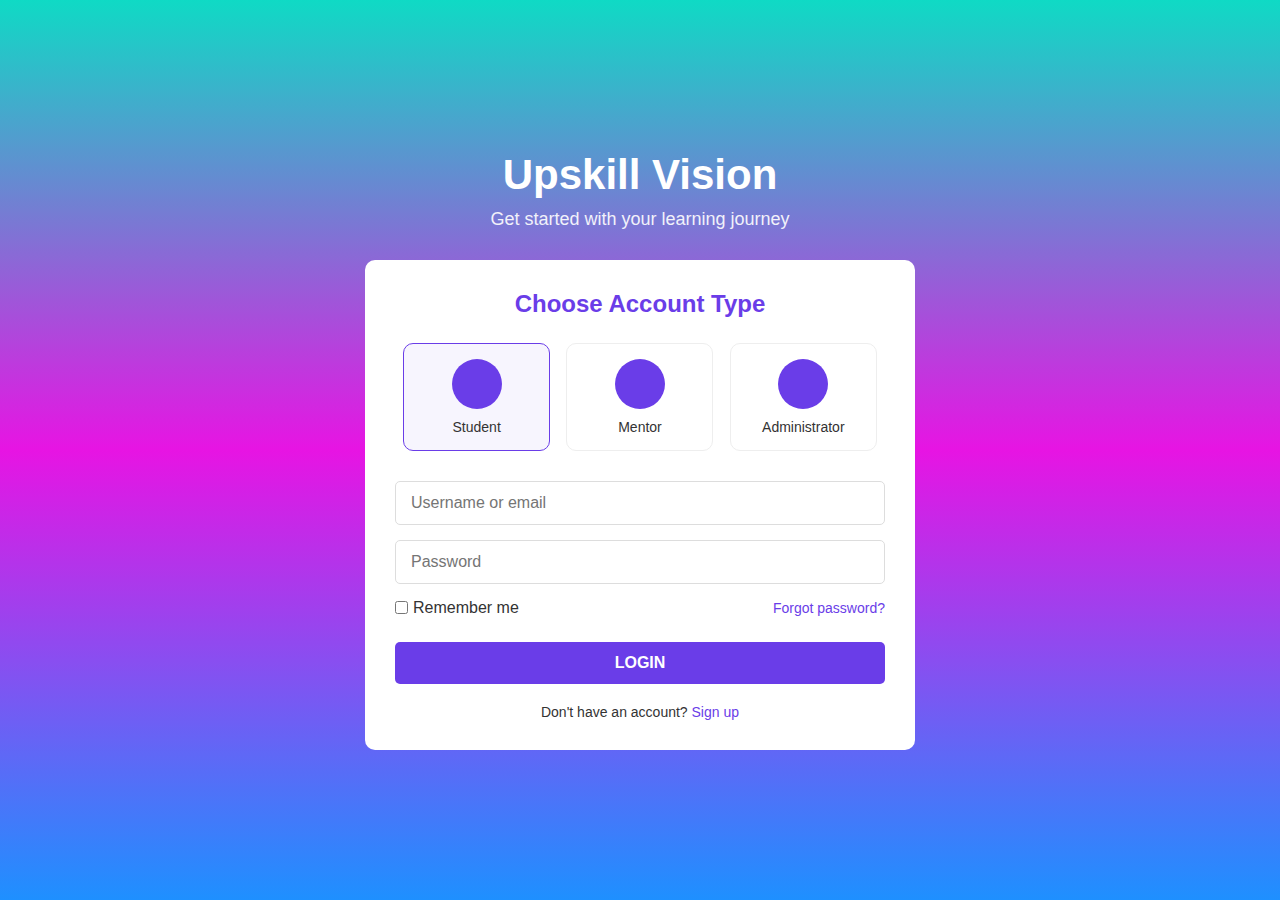
<file: index.html>
<!DOCTYPE html>
<html lang="en">
<head>
  <meta charset="UTF-8">
  <meta name="viewport" content="width=device-width, initial-scale=1.0">
  <title>Upskill Vision - Login</title>
  <link rel="stylesheet" href="styles.css">
</head>
<body>
  <div class="container">
    <div class="auth-card">
      <div class="header">
        <h1 class="Upskill">Upskill Vision</h1>
        <p>Get started with your learning journey</p>
      </div>
      
      <div class="card-content">
        <h2>Choose Account Type</h2>
        
        <div class="account-types">
          <div class="account-type selected" data-type="student">
            <div class="circle-icon"></div>
            <span>Student</span>
          </div>
          <div class="account-type" data-type="mentor">
            <div class="circle-icon"></div>
            <span>Mentor</span>
          </div>
          <div class="account-type" data-type="administrator">
            <div class="circle-icon"></div>
            <span>Administrator</span>
          </div>
        </div>
        
        <form id="login-form">
          <div class="form-group">
            <input type="text" id="username" placeholder="Username or email" required>
          </div>
          <div class="form-group">
            <input type="password" id="password" placeholder="Password" required>
          </div>
          <div class="form-options">
            <div class="remember-me">
              <input type="checkbox" id="remember">
              <label for="remember">Remember me</label>
            </div>
            <a href="forgot-password.html" class="forgot-password">Forgot password?</a>
          </div>
          <button type="submit" class="btn-primary">LOGIN</button>
        </form>
        
        <p class="redirect-link">Don't have an account? <a href="signup.html">Sign up</a></p>
      </div>
    </div>
  </div>

  <script src="script.js"></script>
</body>
</html>
</file>
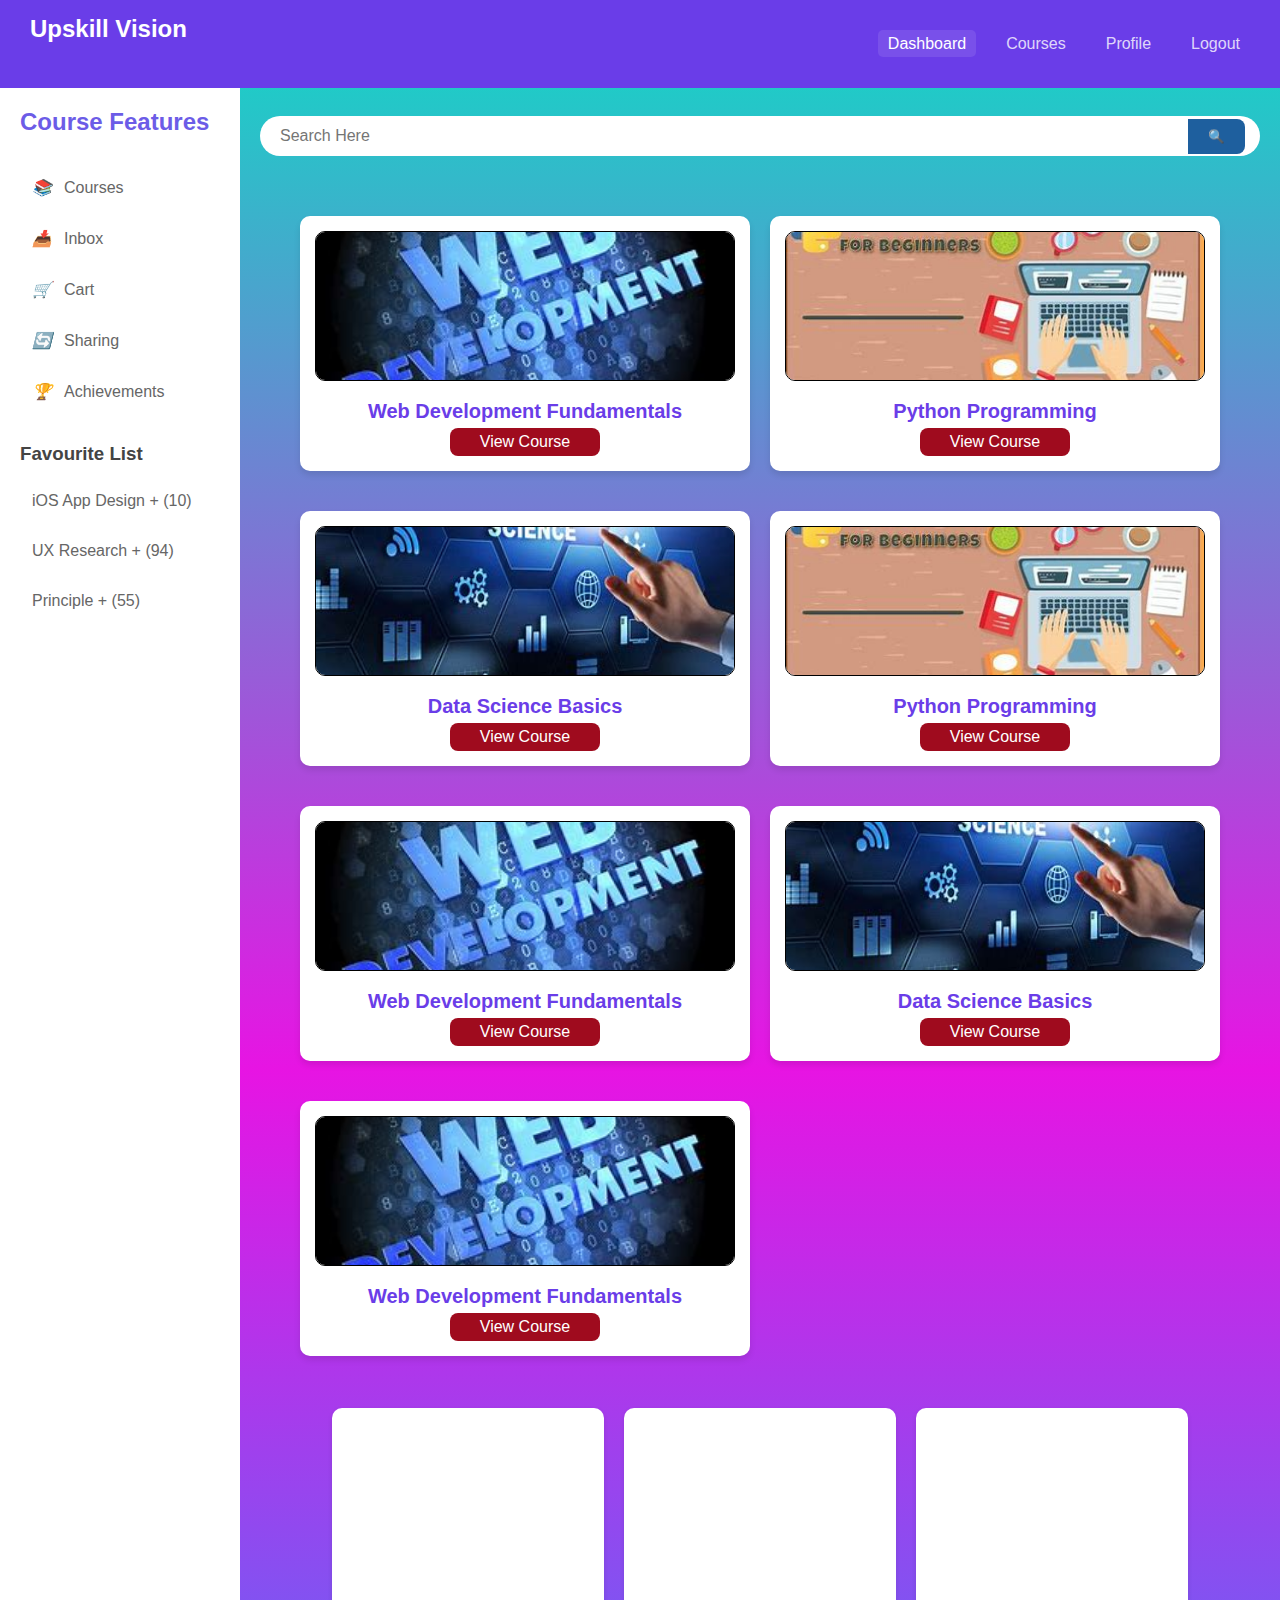
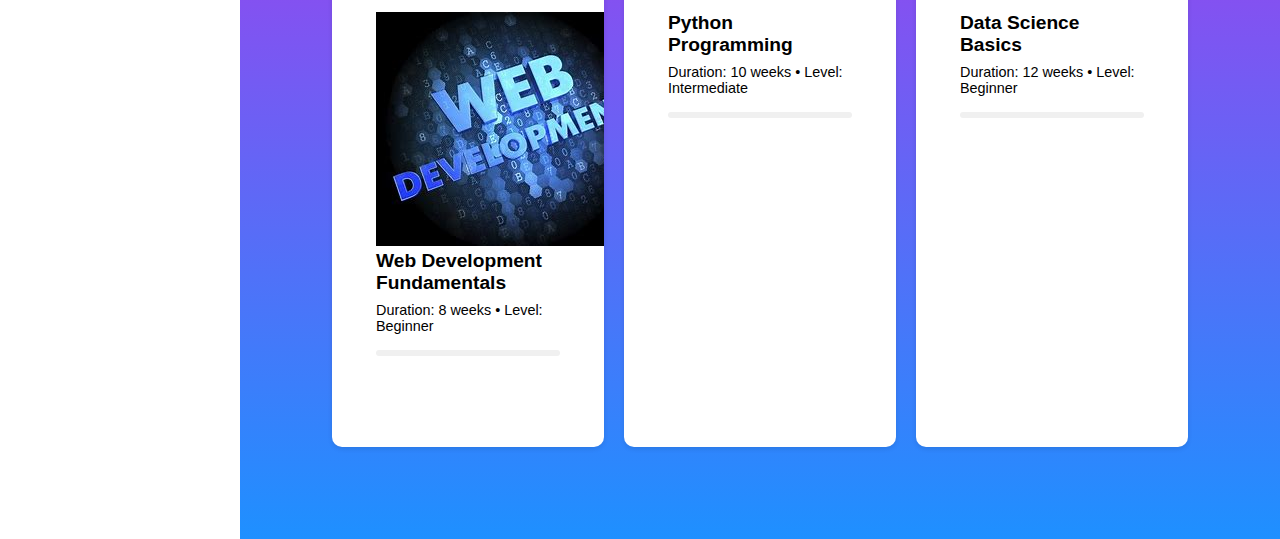
<file: courses.html>
<!DOCTYPE html>
<html lang="en">
<head>
  <meta charset="UTF-8">
  <meta name="viewport" content="width=device-width, initial-scale=1.0">
  <title>Upskill Vision - Dashboard</title>
  <link rel="stylesheet" href="styles.css">
</head>
<body class="dashboard-body">
  <header class="dashboard-header">
    <div class="logo">
      <h1 class="Upskill">Upskill Vision</h1>
    </div>
    <nav>
      <ul>
        <li><a href="dashboard.html" class="active">Dashboard</a></li>
        <li><a href="courses.html">Courses</a></li>
        <li><a href="#">Profile</a></li>
        <li><a href="index.html" id="logout-btn">Logout</a></li>
      </ul>
    </nav>
  </header>

  <div class="container1">
    <!-- Sidebar -->
    <div class="sidebar">
        <div class="logo">Course Features</div>
        <nav>
            <a href="courses.html" class="menu-item">
                <i>📚</i> Courses
            </a>
            <a href="#" class="menu-item">
                <i>📥</i> Inbox
            </a>
            <a href="#" class="menu-item">
                <i>🛒</i> Cart
            </a>
            <a href="#" class="menu-item">
                <i>🔄</i> Sharing
            </a>
            <a href="#" class="menu-item">
                <i>🏆</i> Achievements
            </a>
        </nav>
        
        <div class="favourite-list">
            <h3>Favourite List</h3>
            <div class="menu-item">iOS App Design + (10)</div>
            <div class="menu-item">UX Research + (94)</div>
            <div class="menu-item">Principle + (55)</div>
        </div>
    </div>

    <!-- Main Content -->
    <div class="main-content">
        <div class="search-bar">
            <input type="text" placeholder="Search Here">
            <button>🔍</button>
        </div>


  <main class="dashboard-content">
    <main>
      

      <div class="grid">
        <div class="card">
            <img src="webdevelopmentimage1.jpeg" alt="Latest Jobs">
            <h2>Web Development Fundamentals</h2>
            <a href="" class="apply-button">View Course</a>
        </div>
        <div class="card">
          <img src="python.jpeg" alt="Latest Jobs">
          <h2>Python Programming</h2>
          <a href="" class="apply-button">View Course</a>
        </div>
        <div class="card">
          <img src="datascience.jpeg" alt="Latest Jobs">
          <h2>Data Science Basics</h2>
          <a href="" class="apply-button">View Course</a>
        </div>
        <div class="card">
          <img src="python.jpeg" alt="Latest Jobs">
          <h2>Python Programming</h2>
          <a href="" class="apply-button">View Course</a>
       </div>
        <div class="card">
            <img src="webdevelopmentimage1.jpeg" alt="Latest Jobs">
            <h2>Web Development Fundamentals</h2>
            <a href="" class="apply-button">View Course</a>
        </div>
        <div class="card">
          <img src="datascience.jpeg" alt="Latest Jobs">
          <h2>Data Science Basics</h2>
          <a href="" class="apply-button">View Course</a>
        </div>
        <div class="card">
          <img src="webdevelopmentimage1.jpeg" alt="Latest Jobs">
          <h2>Web Development Fundamentals</h2>
          <a href="" class="apply-button">View Course</a>
        </div>
    </div>


    <div class="courses-grid">
      <!-- Course Card 1 -->
      <div class="course-card">
          <div class="course-image">Web Development Fundamentals</div>
          <div class="course-content">
            <img src="webdevelopmentimage1.jpeg" alt="Course thumbnail">
              <h3 class="course-title">Web Development Fundamentals</h3>
              <p class="course-info">Duration: 8 weeks • Level: Beginner</p>
              <div class="progress-bar">
                  <div class="progress-fill" style="width: 75%"></div>
              </div>
              <button class="enroll-btn">Continue Learning</button>
          </div>
      </div>

      <!-- Course Card 2 -->
      <div class="course-card">
          <div class="course-image">Python Programming</div>
          <div class="course-content">
              <h3 class="course-title">Python Programming</h3>
              <p class="course-info">Duration: 10 weeks • Level: Intermediate</p>
              <div class="progress-bar">
                  <div class="progress-fill" style="width: 45%"></div>
              </div>
              <button class="enroll-btn">Continue Learning</button>
          </div>
      </div>

      <!-- Course Card 3 -->
      <div class="course-card">
          <div class="course-image">Data Science Basics</div>
          <div class="course-content">
              <h3 class="course-title">Data Science Basics</h3>
              <p class="course-info">Duration: 12 weeks • Level: Beginner</p>
              <div class="progress-bar">
                  <div class="progress-fill" style="width: 30%"></div>
              </div>
              <button class="enroll-btn">Continue Learning</button>
          </div>
      </div>
  </div>

  </main>

  <script src="script.js"></script>
  </main>

  <script src="script.js"></script>
</body>
</html>
</file>
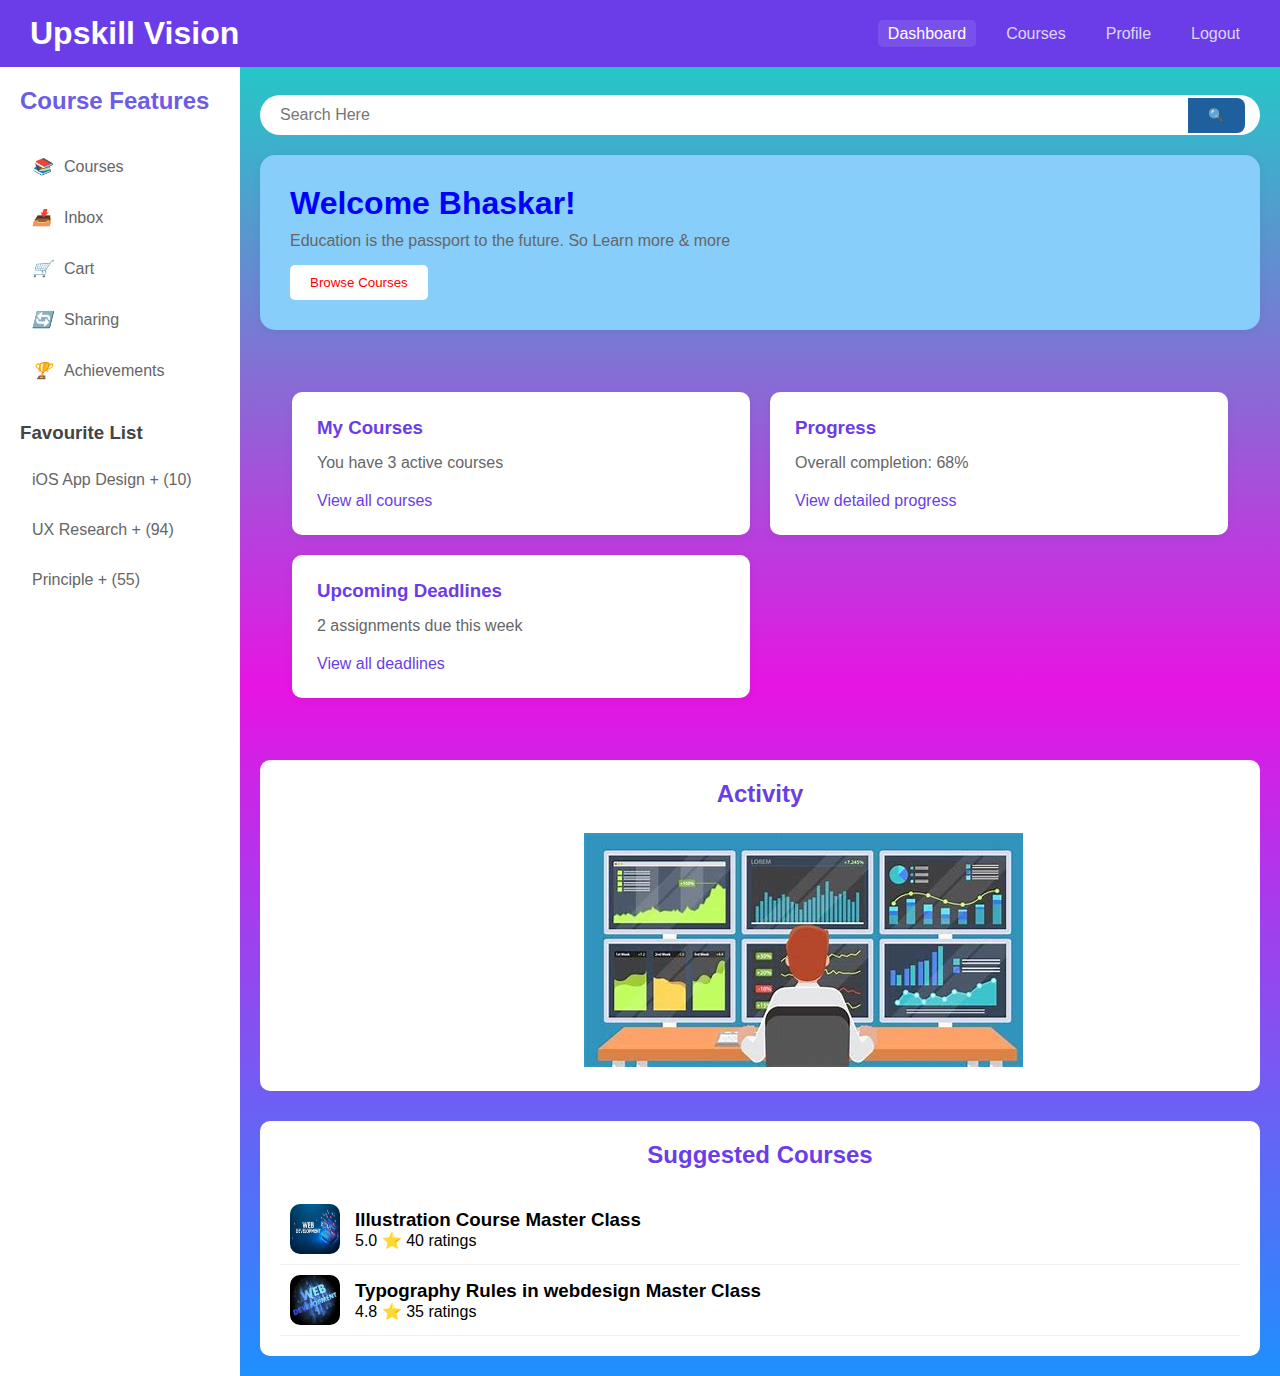
<file: dashboard.html>
<!DOCTYPE html>
<html lang="en">
<head>
  <meta charset="UTF-8">
  <meta name="viewport" content="width=device-width, initial-scale=1.0">
  <title>Upskill Vision - Dashboard</title>
  <link rel="stylesheet" href="styles.css">
</head>
<body class="dashboard-body">
  <header class="dashboard-header">
    <div class="logo1">
      <h1 class="Upskill">Upskill Vision</h1>
    </div>
    <nav>
      <ul>
        <li><a href="dashboard.html" class="active">Dashboard</a></li>
        <li><a href="courses.html">Courses</a></li>
        <li><a href="#">Profile</a></li>
        <li><a href="index.html" id="logout-btn">Logout</a></li>
      </ul>
    </nav>
  </header>

  

    <div class="container1">
      <!-- Sidebar -->
      <div class="sidebar">
          <div class="logo">Course Features</div>
          <nav>
              <a href="courses.html" class="menu-item">
                  <i>📚</i> Courses
              </a>
              <a href="#" class="menu-item">
                  <i>📥</i> Inbox
              </a>
              <a href="#" class="menu-item">
                  <i>🛒</i> Cart
              </a>
              <a href="#" class="menu-item">
                  <i>🔄</i> Sharing
              </a>
              <a href="#" class="menu-item">
                  <i>🏆</i> Achievements
              </a>
          </nav>
          
          <div class="favourite-list">
              <h3>Favourite List</h3>
              <div class="menu-item">iOS App Design + (10)</div>
              <div class="menu-item">UX Research + (94)</div>
              <div class="menu-item">Principle + (55)</div>
          </div>
      </div>

      <!-- Main Content -->
      <div class="main-content">
          <div class="search-bar">
              <input type="text" placeholder="Search Here">
              <button>🔍</button>
          </div>

          <div class="welcome-banner">
              <h1 class="head1">Welcome Bhaskar!</h1>
              <p>Education is the passport to the future. So Learn more & more</p>
              <button class="browse-btn"><a href="courses.html" class="browse-btn-color">Browse Courses</a></button>
          </div>

          <div class="courses-section">
            <!--<div class="courses-header">
                  <h2>Running Courses</h2>
                  <button>Filters</button>
                </div>
            -->

              <div class="courses-grid">
                  <!-- Course Cards -->

                  <div class="dashboard-cards">
                    <div class="dashboard-card">
                      <h3>My Courses</h3>
                      <p>You have 3 active courses</p>
                      <a href="#" class="card-link">View all courses</a>
                    </div>
                    <div class="dashboard-card">
                      <h3>Progress</h3>
                      <p>Overall completion: 68%</p>
                      <a href="#" class="card-link">View detailed progress</a>
                    </div>
                    <div class="dashboard-card">
                      <h3>Upcoming Deadlines</h3>
                      <p>2 assignments due this week</p>
                      <a href="#" class="card-link">View all deadlines</a>
                    </div>
                  </div>


               <!--<div class="course-card">
                      <span class="course-category category-ux">UX Design</span>
                      <h3>UX & Web Design Master Course A-Z</h3>
                      <p>Author: Sheikh AJ</p>
                      <div class="progress-bar">
                          <div class="progress-fill" style="width: 48%; background-color: #f0932b;"></div>
                      </div>
                  </div>

                  <div class="course-card">
                      <span class="course-category category-animation">Animation</span>
                      <h3>Adobe After Effects Masterclass</h3>
                      <p>Author: Sujia Sen</p>
                      <div class="progress-bar">
                          <div class="progress-fill" style="width: 75%; background-color: #6c5ce7;"></div>
                      </div>
                  </div>

                  <div class="course-card">
                      <span class="course-category category-illustration">Illustration</span>
                      <h3>How to shape your concept</h3>
                      <p>Author: Wahab</p>
                      <div class="progress-bar">
                          <div class="progress-fill" style="width: 81%; background-color: #00cec9;"></div>
                      </div>
                  </div>
                -->
              </div>
          </div>

          <div class="activity-section">
              <h2>Activity</h2>
              <canvas id="activityChart"></canvas>
              <img src="activity.jpeg" alt="Course thumbnail">
          </div>

          <div class="suggested-courses">
              <h2>Suggested Courses</h2>
              <div class="suggested-course-item">
                  <img src="webdevelopmentimage.jpeg" alt="Course thumbnail">
                  <div>
                      <h3>Illustration Course Master Class</h3>
                      <p>5.0 ⭐ 40 ratings</p>
                  </div>
              </div>
              <div class="suggested-course-item">
                  <img src="webdevelopmentimage1.jpeg" alt="Course thumbnail">
                  <div>
                      <h3>Typography Rules in webdesign Master Class</h3>
                      <p>4.8 ⭐ 35 ratings</p>
                  </div>
              </div>
          </div>
      </div>
  </div>

    


    

   
  

  <script src="script.js"></script>
</body>
</html>
</file>
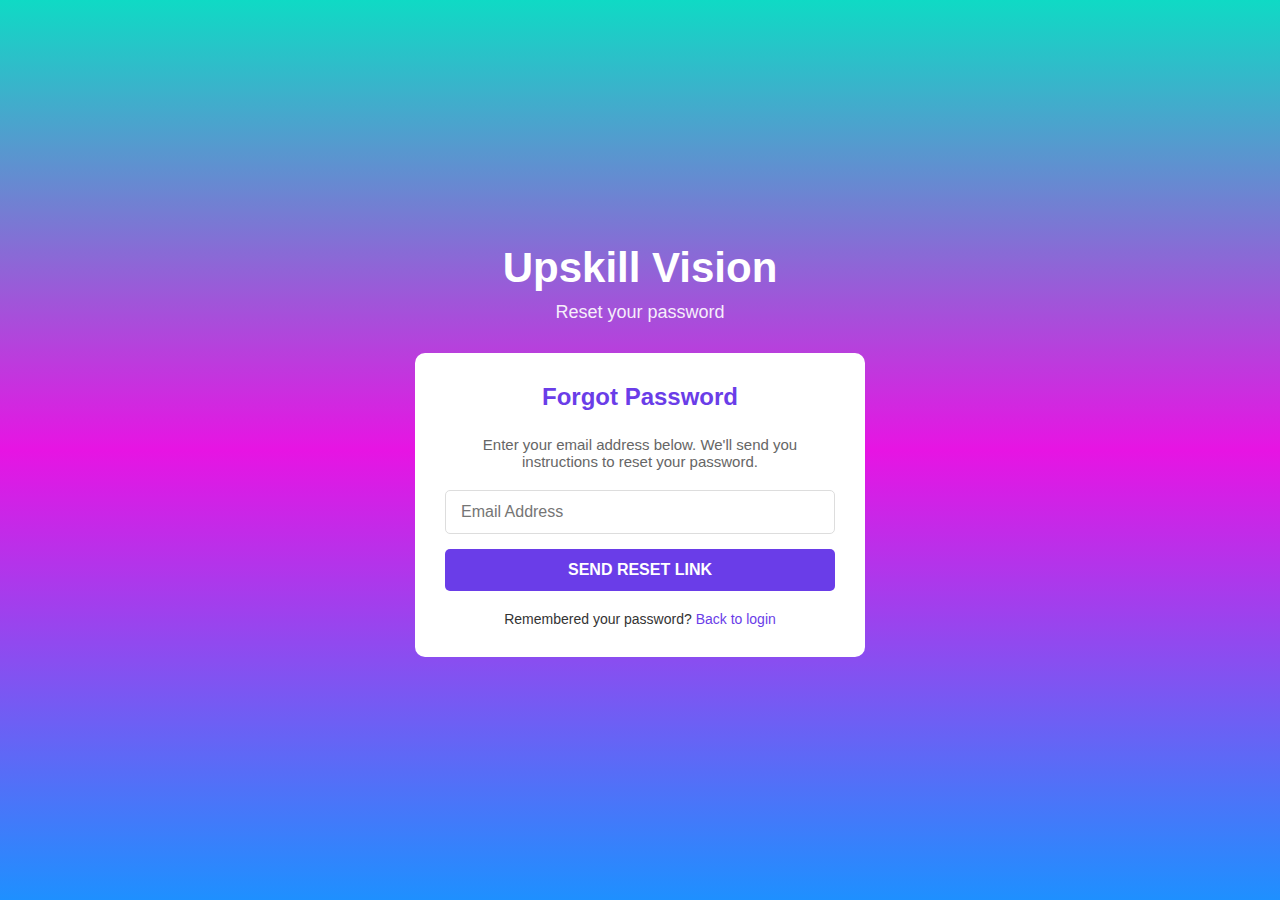
<file: forgot-password.html>
<!DOCTYPE html>
<html lang="en">
<head>
  <meta charset="UTF-8">
  <meta name="viewport" content="width=device-width, initial-scale=1.0">
  <title>Upskill Vision - Forgot Password</title>
  <link rel="stylesheet" href="styles.css">
</head>
<body>
  <div class="container">
    <div class="auth-card smaller-card">
      <div class="header">
        <h1>Upskill Vision</h1>
        <p>Reset your password</p>
      </div>
      
      <div class="card-content">
        <h2>Forgot Password</h2>
        <p class="instructions">Enter your email address below. We'll send you instructions to reset your password.</p>
        
        <form id="forgot-password-form">
          <div class="form-group">
            <input type="email" id="recovery-email" placeholder="Email Address" required>
          </div>
          <button type="submit" class="btn-primary">SEND RESET LINK</button>
        </form>
        
        <p class="redirect-link">Remembered your password? <a href="index.html">Back to login</a></p>
      </div>
    </div>
  </div>

  <script src="script.js"></script>
</body>
</html>
</file>
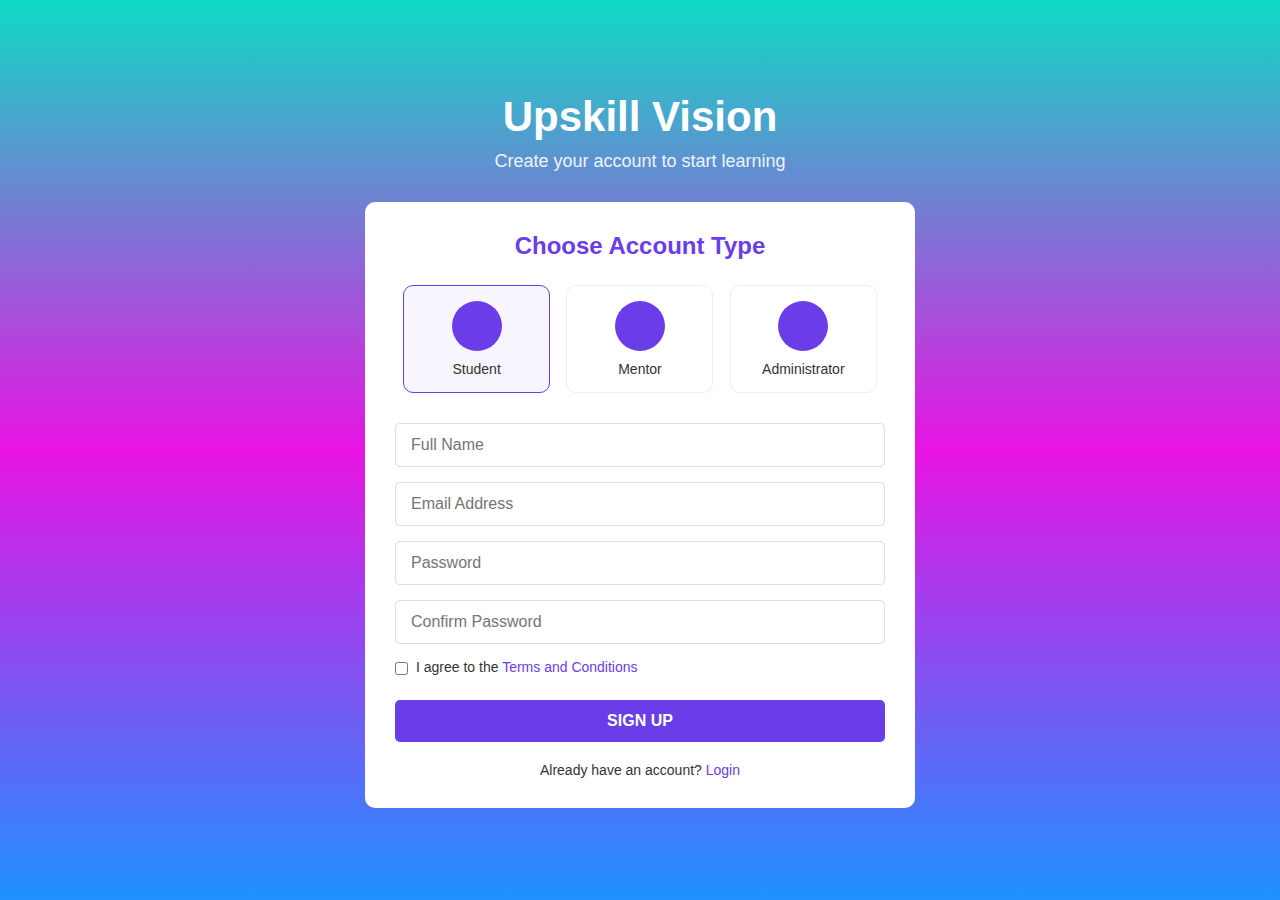
<file: signup.html>
<!DOCTYPE html>
<html lang="en">
<head>
  <meta charset="UTF-8">
  <meta name="viewport" content="width=device-width, initial-scale=1.0">
  <title>Upskill Vision - Sign Up</title>
  <link rel="stylesheet" href="styles.css">
</head>
<body>
  <div class="container">
    <div class="auth-card">
      <div class="header">
        <h1>Upskill Vision</h1>
        <p>Create your account to start learning</p>
      </div>
      
      <div class="card-content">
        <h2>Choose Account Type</h2>
        
        <div class="account-types">
          <div class="account-type selected" data-type="student">
            <div class="circle-icon"></div>
            <span>Student</span>
          </div>
          <div class="account-type" data-type="mentor">
            <div class="circle-icon"></div>
            <span>Mentor</span>
          </div>
          <div class="account-type" data-type="administrator">
            <div class="circle-icon"></div>
            <span>Administrator</span>
          </div>
        </div>
        
        <form id="signup-form">
          <div class="form-group">
            <input type="text" id="fullname" placeholder="Full Name" required>
          </div>
          <div class="form-group">
            <input type="email" id="email" placeholder="Email Address" required>
          </div>
          <div class="form-group">
            <input type="password" id="new-password" placeholder="Password" required>
          </div>
          <div class="form-group">
            <input type="password" id="confirm-password" placeholder="Confirm Password" required>
          </div>
          <div class="form-terms">
            <input type="checkbox" id="terms" required>
            <label for="terms">I agree to the <a href="terms.html">Terms and Conditions</a></label>
          </div>
          <button type="submit" class="btn-primary">SIGN UP</button>
        </form>
        
        <p class="redirect-link">Already have an account? <a href="index.html">Login</a></p>
      </div>
    </div>
  </div>

  <script src="script.js"></script>
</body>
</html>
</file>
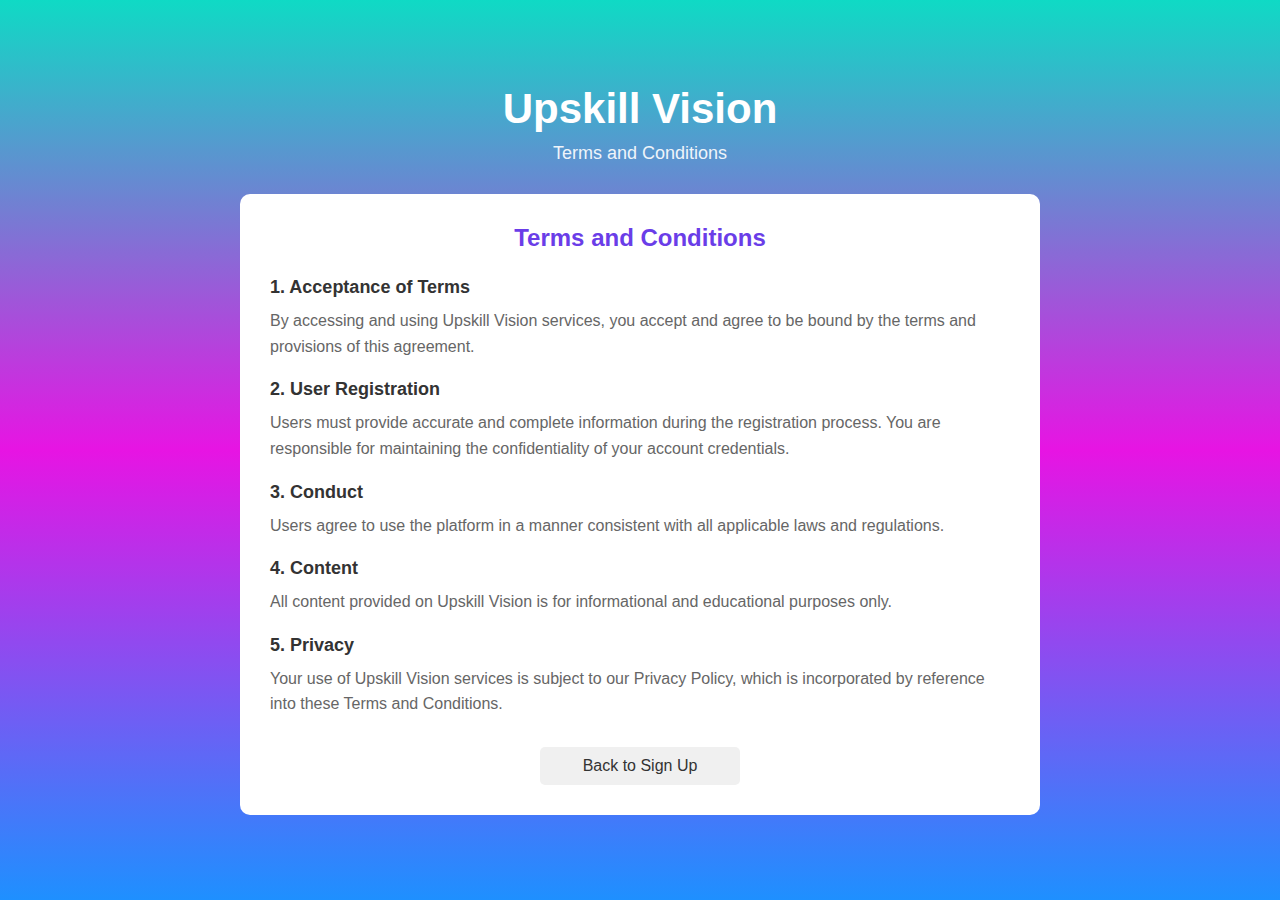
<file: terms.html>
<!DOCTYPE html>
<html lang="en">
<head>
  <meta charset="UTF-8">
  <meta name="viewport" content="width=device-width, initial-scale=1.0">
  <title>Upskill Vision - Terms and Conditions</title>
  <link rel="stylesheet" href="styles.css">
</head>
<body>
  <div class="container terms-container">
    <div class="auth-card terms-card">
      <div class="header">
        <h1>Upskill Vision</h1>
        <p>Terms and Conditions</p>
      </div>
      
      <div class="card-content terms-content">
        <h2>Terms and Conditions</h2>
        
        <div class="terms-text">
          <h3>1. Acceptance of Terms</h3>
          <p>By accessing and using Upskill Vision services, you accept and agree to be bound by the terms and provisions of this agreement.</p>
          
          <h3>2. User Registration</h3>
          <p>Users must provide accurate and complete information during the registration process. You are responsible for maintaining the confidentiality of your account credentials.</p>
          
          <h3>3. Conduct</h3>
          <p>Users agree to use the platform in a manner consistent with all applicable laws and regulations.</p>
          
          <h3>4. Content</h3>
          <p>All content provided on Upskill Vision is for informational and educational purposes only.</p>
          
          <h3>5. Privacy</h3>
          <p>Your use of Upskill Vision services is subject to our Privacy Policy, which is incorporated by reference into these Terms and Conditions.</p>
        </div>
        
        <a href="signup.html" class="btn-secondary">Back to Sign Up</a>
      </div>
    </div>
  </div>

  <script src="script.js"></script>
</body>
</html>
</file>
<file: styles.css>
/* =========== Global Styles =========== */
* {
  margin: 0;
  padding: 0;
  box-sizing: border-box;
  font-family: 'Segoe UI', 'Roboto', sans-serif;
}

body {
  background-color: #6a3de8;
  background: linear-gradient(to bottom, #0fdac5, #e714e3, #1E90FF);
  height: 100vh;
  display: flex;
  justify-content: center;
  align-items: center;
}

.container {
  width: 100%;
  max-width: 1200px;
  padding: 0 20px;
}

/* =========== Authentication Card Styles =========== */
.auth-card {
  max-width: 550px;
  margin: 0 auto;
}

.header {
  color: white;
  text-align: center;
  padding: 0 20px 30px 20px;
}

.header h1 {
  font-size: 42px;
  font-weight: 600;
  margin-bottom: 10px;
}

.header p {
  font-size: 18px;
  opacity: 0.9;
}

.card-content {
  background-color: white;
  border-radius: 10px;
  padding: 30px;
  color: #333;
  
}

h2 {
  color: #6a3de8;
  margin-bottom: 25px;
  font-size: 24px;
  text-align: center;
}

/* =========== Account Type Selection =========== */
.account-types {
  display: flex;
  justify-content: space-around;
  margin-bottom: 30px;
  
}

.account-type {
  display: flex;
  flex-direction: column;
  align-items: center;
  cursor: pointer;
  border: 1px solid #eee;
  border-radius: 10px;
  padding: 15px;
  width: 30%;
  transition: all 0.3s ease;
  
}

.account-type:hover {
  border-color: #6a3de8;
  background-color: rgba(106, 61, 232, 0.02);
}

.account-type.selected {
  border-color: #6a3de8;
  background-color: rgba(106, 61, 232, 0.05);
}

.circle-icon {
  width: 50px;
  height: 50px;
  background-color: #6a3de8;
  border-radius: 50%;
  margin-bottom: 10px;
}

.account-type span {
  font-size: 14px;
  font-weight: 500;
}

/* =========== Form Elements =========== */
.form-group {
  margin-bottom: 15px;
}

input[type="text"],
input[type="password"],
input[type="email"] {
  width: 100%;
  padding: 12px 15px;
  border: 1px solid #ddd;
  border-radius: 5px;
  font-size: 16px;
  outline: none;
  transition: border-color 0.3s ease;
}

input[type="text"]:focus,
input[type="password"]:focus,
input[type="email"]:focus {
  border-color: #6a3de8;
}

.form-options {
  display: flex;
  justify-content: space-between;
  align-items: center;
  margin-bottom: 25px;
}

.remember-me {
  display: flex;
  align-items: center;
}

.remember-me input {
  margin-right: 5px;
}

.forgot-password {
  color: #6a3de8;
  text-decoration: none;
  font-size: 14px;
}

.forgot-password:hover {
  text-decoration: underline;
}

.btn-primary {
  background-color: #6a3de8;
  color: white;
  border: none;
  border-radius: 5px;
  padding: 12px;
  width: 100%;
  font-size: 16px;
  text-transform: uppercase;
  font-weight: 600;
  cursor: pointer;
  transition: background-color 0.3s ease;
}

.btn-primary:hover {
  background-color: #5c34cb;
}

.btn-secondary {
  display: block;
  width: 200px;
  margin: 20px auto 0;
  background-color: #f0f0f0;
  color: #333;
  text-align: center;
  padding: 10px;
  border-radius: 5px;
  text-decoration: none;
  font-weight: 500;
  transition: all 0.3s ease;
}

.btn-secondary:hover {
  background-color: #e0e0e0;
  color: #6a3de8;
}

.redirect-link {
  margin-top: 20px;
  font-size: 14px;
  text-align: center;
}

.redirect-link a {
  color: #6a3de8;
  text-decoration: none;
}

.redirect-link a:hover {
  text-decoration: underline;
}

/* =========== Sign Up Form Specific Styles =========== */
.form-terms {
  display: flex;
  align-items: flex-start;
  margin-bottom: 25px;
  font-size: 14px;
}

.form-terms input {
  margin-right: 8px;
  margin-top: 3px;
}

.form-terms a {
  color: #6a3de8;
  text-decoration: none;
}

.form-terms a:hover {
  text-decoration: underline;
}

/* =========== Forgot Password Page =========== */
.smaller-card {
  max-width: 450px;
}

.instructions {
  text-align: center;
  margin-bottom: 20px;
  color: #666;
  font-size: 15px;
}

/* =========== Terms Page =========== */
.terms-container {
  align-items: flex-start;
  padding-top: 50px;
  padding-bottom: 50px;
}

.terms-card {
  max-width: 800px;
}

.terms-content {
  max-height: 70vh;
  overflow-y: auto;
}

.terms-text {
  margin-bottom: 30px;
}

.terms-text h3 {
  color: #333;
  margin: 20px 0 10px;
  font-size: 18px;
}

.terms-text p {
  color: #666;
  line-height: 1.6;
  margin-bottom: 15px;
}

/* =========== Dashboard Styles =========== */
.dashboard-body {
  display: block;
  height: auto;
  background-color: #f5f5f5;
}

.dashboard-header {
  background-color: #6a3de8;
  padding: 15px 30px;
  color: white;
  display: flex;
  justify-content: space-between;
  align-items: center;
}

.dashboard-header .logo h1 {
  font-size: 24px;
  margin: 0;
  color: white;
}

.dashboard-header nav ul {
  display: flex;
  list-style: none;
}

.dashboard-header nav ul li {
  margin-left: 20px;
}

.dashboard-header nav ul li a {
  color: rgba(255, 255, 255, 0.8);
  text-decoration: none;
  padding: 5px 10px;
  border-radius: 5px;
  transition: all 0.3s ease;
}

.dashboard-header nav ul li a:hover,
.dashboard-header nav ul li a.active {
  color: white;
  background-color: rgba(255, 255, 255, 0.1);
}

.dashboard-content {
  padding: 40px;
  max-width: 1200px;
  margin: 0 auto;
}

.search-bar {
  display: flex;
  align-items: center;
  background-color: white;
  padding: 8px 15px;
  border-radius: 20px;
  margin-bottom: 20px;
  margin: 10px 10px;
  height: 40px;
}

.search-bar input {
  border: none;
  outline: none;
  flex: 1;
  padding: 5px;
}


.search-bar {
  display: flex;
  margin: 15px 0;
}

.search-bar input {
  flex: 1;
  padding: 10px;
  border: 1px solid #ccc;
  border-radius: 8px 0 0 8px;
}

.search-bar button {
  padding: 10px 20px;
  background-color: #1e5f9e;
  color: white;
  border: none;
  border-radius: 0 8px 8px 0;
  cursor: pointer;
}



.welcome-banner {
  background-color: white;
  padding: 30px;
  border-radius: 10px;
  box-shadow: 0 2px 10px rgba(0, 0, 0, 0.05);
  margin-bottom: 30px;
}

.welcome-banner h2 {
  color: #333;
  text-align: left;
  margin-bottom: 10px;
}

.welcome-banner p {
  color: #666;
}

.dashboard-cards {
  display: grid;
  grid-template-columns: repeat(auto-fit, minmax(300px, 1fr));
  gap: 20px;
}

.dashboard-card {
  background-color: white;
  padding: 25px;
  border-radius: 10px;
  box-shadow: 0 2px 10px rgba(0, 0, 0, 0.05);
}

.dashboard-card h3 {
  color: #6a3de8;
  margin-bottom: 15px;
}

.dashboard-card p {
  color: #666;
  margin-bottom: 20px;
}

.card-link {
  color: #6a3de8;
  text-decoration: none;
  font-weight: 500;
  display: inline-block;
}

.card-link:hover {
  text-decoration: underline;
}



.courses-grid {
  display: grid;
  grid-template-columns: repeat(auto-fit, minmax(300px, 1fr));
  gap: 2rem;
  padding: 2rem;
}

.course-card {
  background: white;
  border-radius: 10px;
  overflow: hidden;
  box-shadow: 0 4px 6px rgba(0, 0, 0, 0.1);
}

.course-image {
  height: 160px;
  background: var(--secondary-color);
  display: flex;
  align-items: center;
  justify-content: center;
  color: white;
  font-size: 1.2rem;
}

.course-content {
  padding: 1.5rem;
}

.course-title {
  font-size: 1.2rem;
  color: var(--text-primary);
  margin-bottom: 0.5rem;
}

.course-info {
  color: var(--text-secondary);
  font-size: 0.9rem;
  margin-bottom: 1rem;
}

.progress-bar {
  height: 8px;
  background: #ecf0f1;
  border-radius: 4px;
  overflow: hidden;
  margin-bottom: 1rem;
}

.progress-fill {
  height: 100%;
  background: var(--primary-color);
  transition: width 0.3s ease;
}

.enroll-btn {
  background: var(--primary-color);
  color: white;
  border: none;
  padding: 0.5rem 1rem;
  border-radius: 5px;
  cursor: pointer;
  width: 100%;
  transition: background 0.3s;
}

.enroll-btn:hover {
  background: var(--secondary-color);
}




.container1 {
  display: flex;
  min-height: 100vh;
  margin-top: px;
  
}

/* Sidebar Styles */
.sidebar {
  width: 240px;
  background-color: white;
  padding: 20px;
}

.logo {
  color: #6c5ce7;
  font-size: 24px;
  font-weight: bold;
  margin-bottom: 30px;
}

.menu-item {
  display: flex;
  align-items: center;
  padding: 12px;
  margin-bottom: 8px;
  color: #666;
  text-decoration: none;
  border-radius: 8px;
}

.menu-item:hover {
  background-color: #f0f0f0;
}

.menu-item i {
  margin-right: 12px;
}

.favourite-list {
  margin-top: 30px;
}

.favourite-list h3 {
  color: #444;
  margin-bottom: 15px;
}

/* Main Content Styles */
.main-content {
  flex: 1;
  padding: 20px;
}

.welcome-banner {
  background-color: lightskyblue;
  color: white;
  padding: 30px;
  border-radius: 15px;
  margin-bottom: 30px;
}
.head1{
  color: blue;
}

.welcome-banner h1 {
  margin-bottom: 10px;
}

.browse-btn {
  text-decoration: none;
  background-color: rgb(255, 255, 255);
  color: red;
  padding: 10px 20px;
  border-radius: 5px;
  border: none;
  cursor: pointer;
  margin-top: 15px;
  
}
.browse-btn-color{
  color: red;
}
a{
  text-decoration: none;
  
}

/* Course Cards Section */
.courses-section {
  margin-bottom: 30px;
}

.courses-header {
  display: flex;
  justify-content: space-between;
  align-items: center;
  margin-bottom: 20px;
}

.courses-grid {
  display: grid;
  grid-template-columns: repeat(auto-fit, minmax(250px, 1fr));
  gap: 20px;
}

.course-card {
  background-color: white;
  border-radius: 10px;
  padding: 20px;
  box-shadow: 0 2px 5px rgba(0,0,0,0.1);
}

.course-category {
  padding: 5px 15px;
  border-radius: 20px;
  color: white;
  display: inline-block;
  margin-bottom: 10px;
}

.category-ux {
  background-color: #f0932b;
}

.category-animation {
  background-color: #6c5ce7;
}

.category-illustration {
  background-color: #00cec9;
}

.progress-bar {
  height: 6px;
  background-color: #f0f0f0;
  border-radius: 3px;
  margin-top: 10px;
}

.progress-fill {
  height: 100%;
  border-radius: 3px;
}

/* Activity Chart */
.activity-section {
  background-color: white;
  padding: 20px;
  border-radius: 10px;
  margin-bottom: 30px;
}

/* Suggested Courses */
.suggested-courses {
  background-color: white;
  padding: 20px;
  border-radius: 10px;
}

.suggested-course-item {
  display: flex;
  align-items: center;
  padding: 10px;
  border-bottom: 1px solid #f0f0f0;
}

.suggested-course-item img {
  width: 50px;
  height: 50px;
  border-radius: 10px;
  margin-right: 15px;
}

.search-bar {
  display: flex;
  align-items: center;
  background-color: white;
  padding: 8px 15px;
  border-radius: 20px;
  margin-bottom: 20px;
  margin-top: 8px;
}

.search-bar input {
  border: none;
  outline: none;
  flex: 1;
  padding: 5px;
}


.card {
  background-color: white;
  border-radius: 10px;
  padding: 15px;
  margin-bottom: 20px;
  box-shadow: 0 4px 6px rgba(0, 0, 0, 0.1);
  text-align: center;
}

.card img {
  width: 100%;
  height: 130px;
  object-fit: cover;
  border-radius: 10px;
  margin-bottom: 10px;
}

.card h2 {
  font-size: 1.25rem;
  margin-bottom: 5px;
  margin-top: 5px;
}

.grid {
  display: grid;
  grid-template-columns: repeat(auto-fit, minmax(300px, 1fr));
  gap: 20px;
}

.apply-button {
  display: inline-block;
  padding: 5px 30px;
  background-color: #9f0b1e;
  color: white;
  border: none;
  border-radius: 8px;
  text-align: center;
  text-decoration: none;
  cursor: pointer;
}

.apply-button:hover {
  background-color: #164a7c;
}
.grid .card img {
  width: 100%;
  height: 150px;
  border: 1px solid black;
}



/* =========== Responsive Styles =========== */
@media (max-width: 768px) {
  .header h1 {
    font-size: 32px;
  }
  
  .account-types {
    flex-wrap: wrap;
  }
  
  .account-type {
    margin-bottom: 10px;
    width: 100%;
    max-width: 180px;
  }
  
  .form-options {
    flex-direction: column;
    align-items: flex-start;
  }
  
  .forgot-password {
    margin-top: 10px;
  }
  
  .dashboard-header {
    flex-direction: column;
    padding: 15px;
  }
  
  .dashboard-header nav {
    margin-top: 15px;
    width: 100%;
  }
  
  .dashboard-header nav ul {
    justify-content: space-between;
    width: 100%;
  }
  
  .dashboard-header nav ul li {
    margin: 0;
  }
  
  .dashboard-content {
    padding: 20px;
  }
}

@media (max-width: 480px) {
  .card-content {
    padding: 20px;
  }
  
  .dashboard-cards {
    grid-template-columns: 1fr;
  }
  
  .dashboard-header nav ul {
    flex-wrap: wrap;
  }
  
  .dashboard-header nav ul li {
    margin: 5px;
  }
}
</file>
